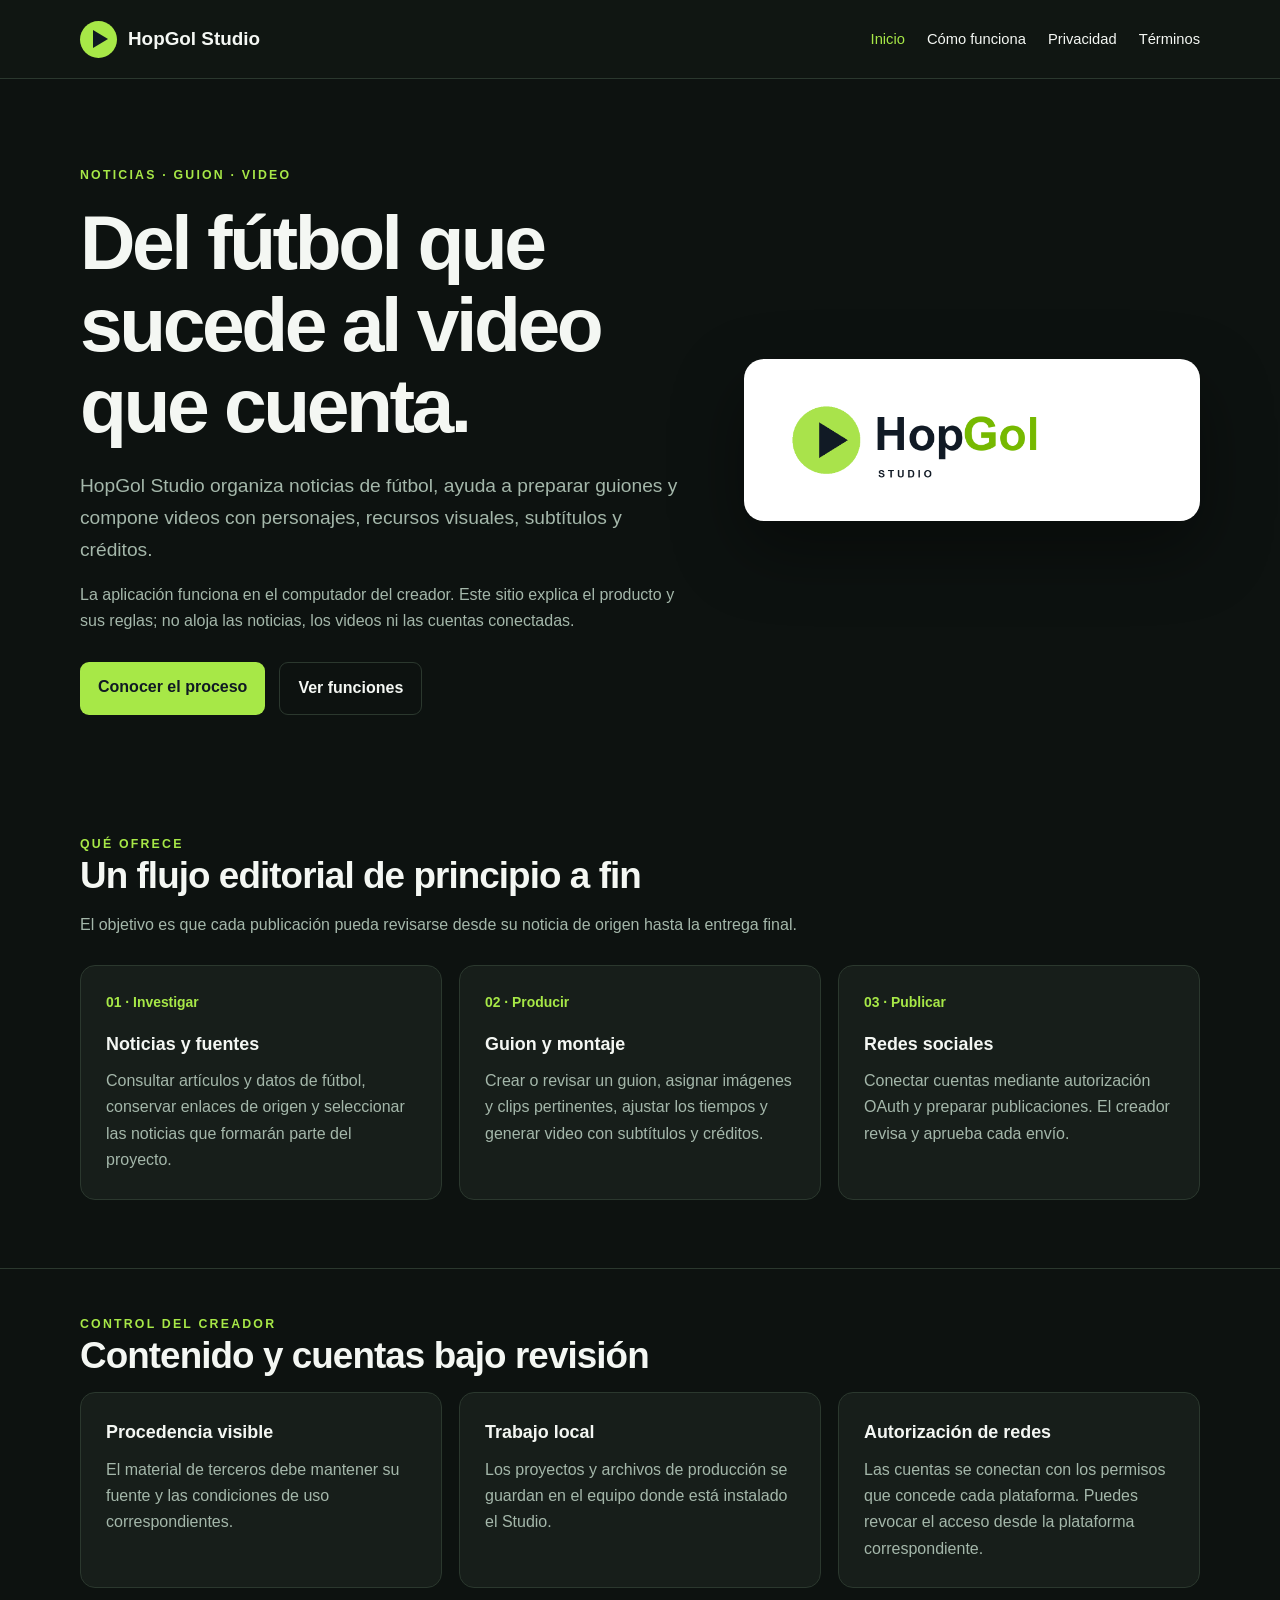
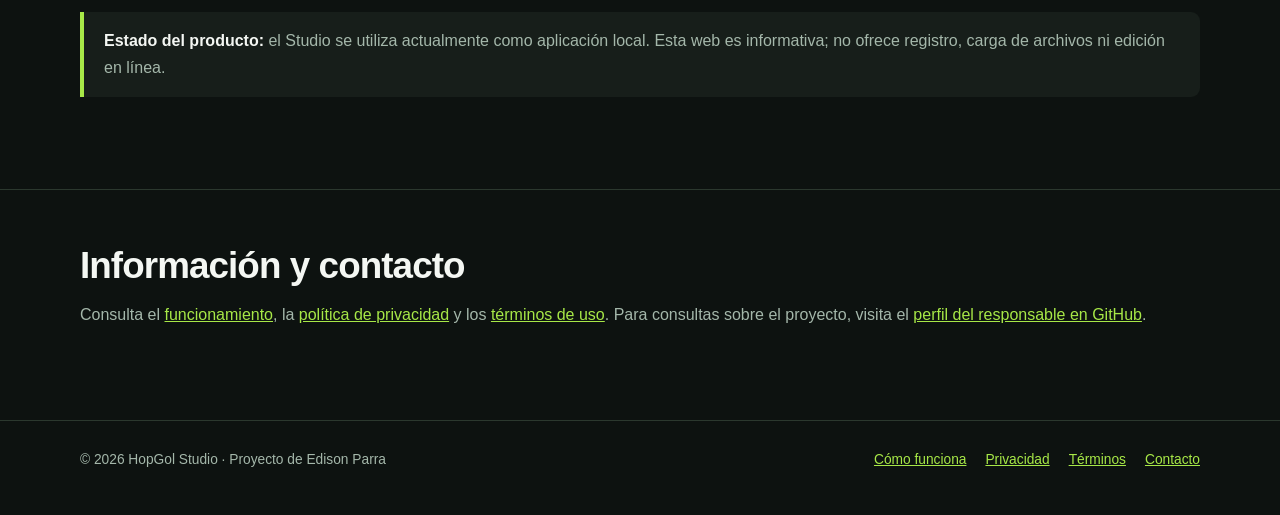
<file: index.html>
<!doctype html>
<html lang="es"><head><meta charset="utf-8"><meta name="viewport" content="width=device-width,initial-scale=1"><meta name="description" content="HopGol Studio: herramienta local para investigar noticias de fútbol, preparar guiones, producir videos y gestionar publicaciones sociales."><title>HopGol Studio · Noticias de fútbol en video</title><link rel="stylesheet" href="styles.css"><link rel="icon" href="favicon.svg" type="image/svg+xml"></head><body>
<a class="skip" href="#contenido">Ir al contenido</a><header><nav class="wrap" aria-label="Principal"><a class="brand" href="./"><span class="play" aria-hidden="true"></span>HopGol Studio</a><div class="links"><a href="./" aria-current="page">Inicio</a><a href="funcionamiento.html">Cómo funciona</a><a href="privacidad.html">Privacidad</a><a href="terminos.html">Términos</a></div></nav></header>
<main id="contenido"><section class="hero wrap"><div><div class="eyebrow">Noticias · Guion · Video</div><h1>Del fútbol que sucede al video que cuenta.</h1><p class="lead">HopGol Studio organiza noticias de fútbol, ayuda a preparar guiones y compone videos con personajes, recursos visuales, subtítulos y créditos.</p><p>La aplicación funciona en el computador del creador. Este sitio explica el producto y sus reglas; no aloja las noticias, los videos ni las cuentas conectadas.</p><div class="actions"><a class="button" href="funcionamiento.html">Conocer el proceso</a><a class="button alt" href="#funciones">Ver funciones</a></div></div><div class="hero-art"><img src="logo.png" alt="Logotipo de HopGol Studio: símbolo de reproducción verde y nombre de la plataforma" width="1350" height="392"></div></section>
<section class="section" id="funciones"><div class="wrap"><div class="eyebrow">Qué ofrece</div><h2>Un flujo editorial de principio a fin</h2><p class="intro">El objetivo es que cada publicación pueda revisarse desde su noticia de origen hasta la entrega final.</p><div class="grid"><article class="card"><div class="number">01 · Investigar</div><h3>Noticias y fuentes</h3><p>Consultar artículos y datos de fútbol, conservar enlaces de origen y seleccionar las noticias que formarán parte del proyecto.</p></article><article class="card"><div class="number">02 · Producir</div><h3>Guion y montaje</h3><p>Crear o revisar un guion, asignar imágenes y clips pertinentes, ajustar los tiempos y generar video con subtítulos y créditos.</p></article><article class="card"><div class="number">03 · Publicar</div><h3>Redes sociales</h3><p>Conectar cuentas mediante autorización OAuth y preparar publicaciones. El creador revisa y aprueba cada envío.</p></article></div></div></section>
<section class="section"><div class="wrap"><div class="eyebrow">Control del creador</div><h2>Contenido y cuentas bajo revisión</h2><div class="grid"><article class="card"><h3>Procedencia visible</h3><p>El material de terceros debe mantener su fuente y las condiciones de uso correspondientes.</p></article><article class="card"><h3>Trabajo local</h3><p>Los proyectos y archivos de producción se guardan en el equipo donde está instalado el Studio.</p></article><article class="card"><h3>Autorización de redes</h3><p>Las cuentas se conectan con los permisos que concede cada plataforma. Puedes revocar el acceso desde la plataforma correspondiente.</p></article></div><div class="note"><p><strong>Estado del producto:</strong> el Studio se utiliza actualmente como aplicación local. Esta web es informativa; no ofrece registro, carga de archivos ni edición en línea.</p></div></div></section><section class="cta"><div class="wrap"><h2>Información y contacto</h2><p>Consulta el <a href="funcionamiento.html">funcionamiento</a>, la <a href="privacidad.html">política de privacidad</a> y los <a href="terminos.html">términos de uso</a>. Para consultas sobre el proyecto, visita el <a href="https://github.com/Edisonparra1">perfil del responsable en GitHub</a>.</p></div></section></main>
<footer><div class="wrap"><p>© 2026 HopGol Studio · Proyecto de Edison Parra</p><div class="links"><a href="funcionamiento.html">Cómo funciona</a><a href="privacidad.html">Privacidad</a><a href="terminos.html">Términos</a><a href="https://github.com/Edisonparra1">Contacto</a></div></div></footer></body></html>
</file>
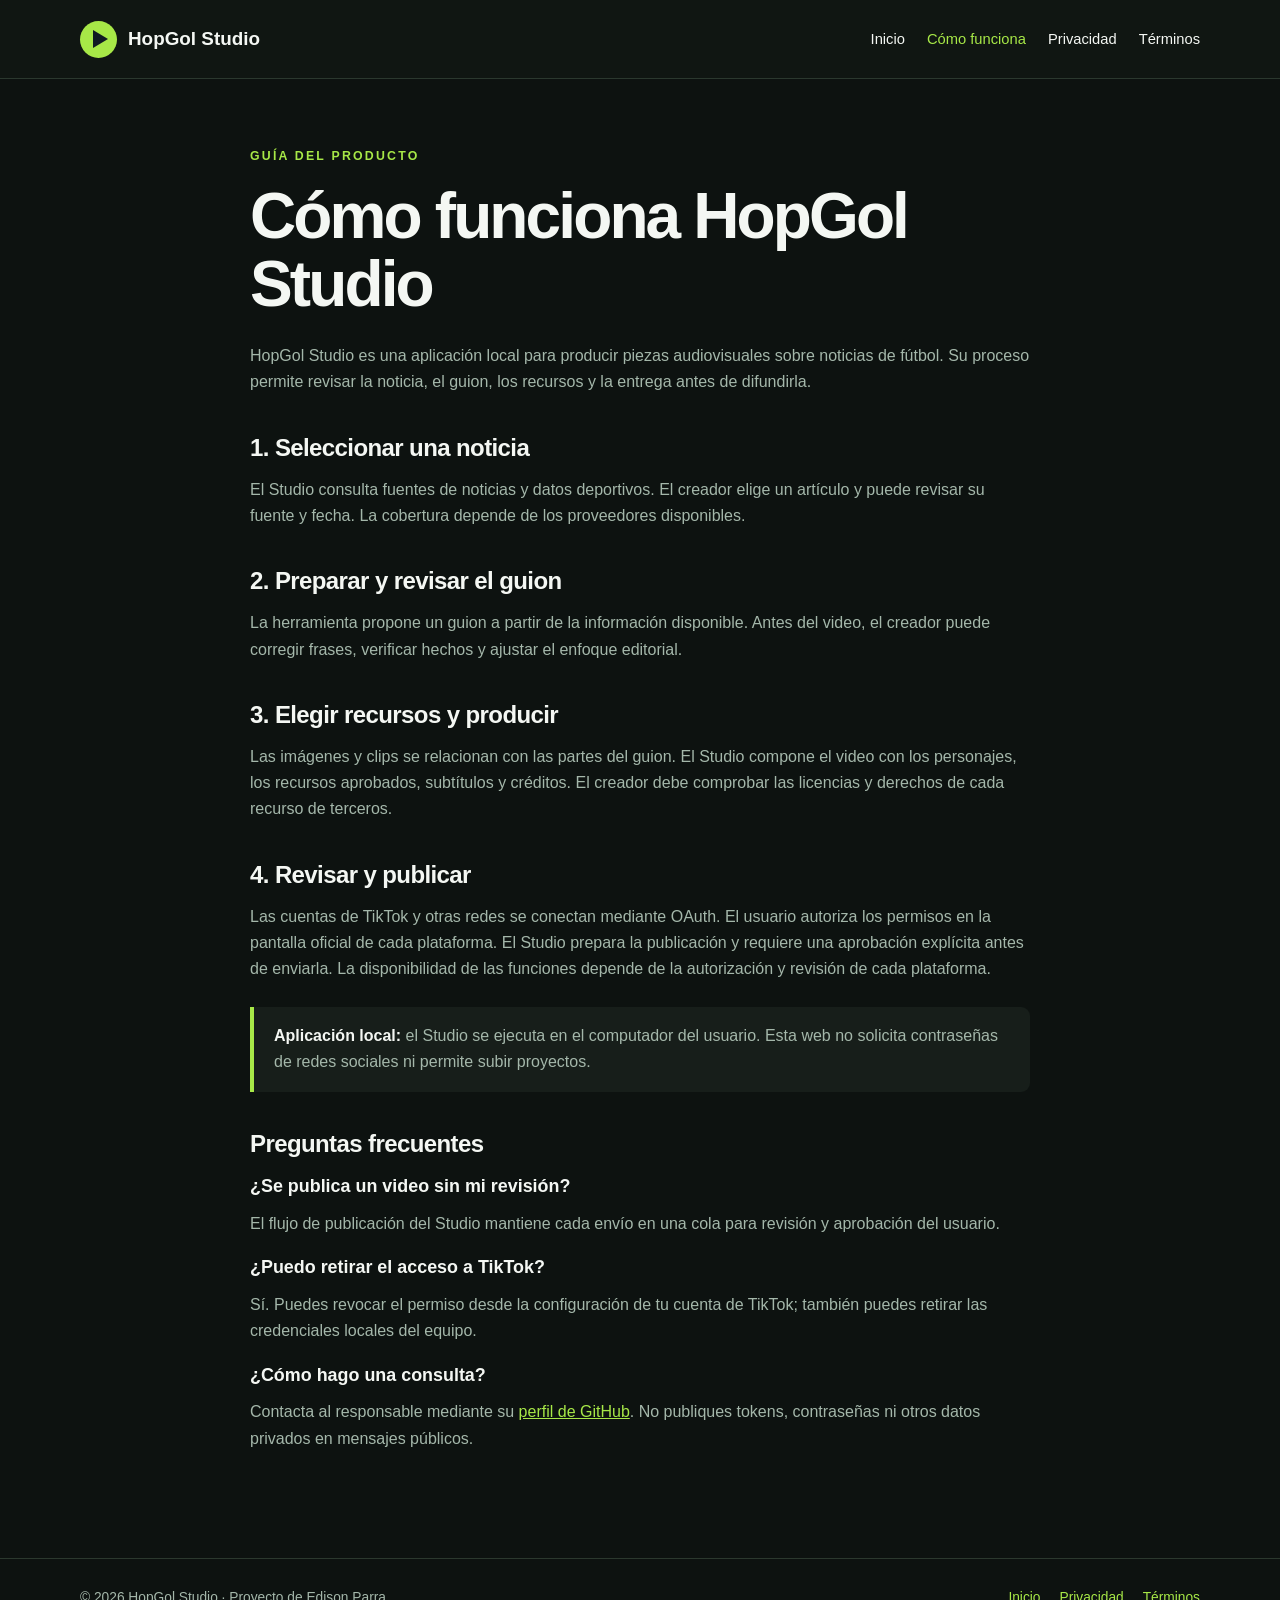
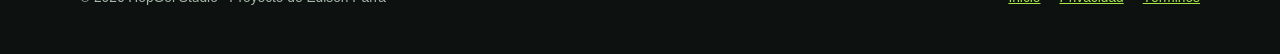
<file: funcionamiento.html>
<!doctype html><html lang="es"><head><meta charset="utf-8"><meta name="viewport" content="width=device-width,initial-scale=1"><meta name="description" content="Cómo funciona HopGol Studio y cómo conecta las cuentas de redes sociales."><title>Cómo funciona · HopGol Studio</title><link rel="stylesheet" href="styles.css"><link rel="icon" href="favicon.svg" type="image/svg+xml"></head><body><a class="skip" href="#contenido">Ir al contenido</a><header><nav class="wrap" aria-label="Principal"><a class="brand" href="./"><span class="play" aria-hidden="true"></span>HopGol Studio</a><div class="links"><a href="./">Inicio</a><a href="funcionamiento.html" aria-current="page">Cómo funciona</a><a href="privacidad.html">Privacidad</a><a href="terminos.html">Términos</a></div></nav></header><main id="contenido" class="page wrap"><div class="eyebrow">Guía del producto</div><h1>Cómo funciona HopGol Studio</h1><p>HopGol Studio es una aplicación local para producir piezas audiovisuales sobre noticias de fútbol. Su proceso permite revisar la noticia, el guion, los recursos y la entrega antes de difundirla.</p><h2>1. Seleccionar una noticia</h2><p>El Studio consulta fuentes de noticias y datos deportivos. El creador elige un artículo y puede revisar su fuente y fecha. La cobertura depende de los proveedores disponibles.</p><h2>2. Preparar y revisar el guion</h2><p>La herramienta propone un guion a partir de la información disponible. Antes del video, el creador puede corregir frases, verificar hechos y ajustar el enfoque editorial.</p><h2>3. Elegir recursos y producir</h2><p>Las imágenes y clips se relacionan con las partes del guion. El Studio compone el video con los personajes, los recursos aprobados, subtítulos y créditos. El creador debe comprobar las licencias y derechos de cada recurso de terceros.</p><h2>4. Revisar y publicar</h2><p>Las cuentas de TikTok y otras redes se conectan mediante OAuth. El usuario autoriza los permisos en la pantalla oficial de cada plataforma. El Studio prepara la publicación y requiere una aprobación explícita antes de enviarla. La disponibilidad de las funciones depende de la autorización y revisión de cada plataforma.</p><div class="note"><p><strong>Aplicación local:</strong> el Studio se ejecuta en el computador del usuario. Esta web no solicita contraseñas de redes sociales ni permite subir proyectos.</p></div><h2>Preguntas frecuentes</h2><h3>¿Se publica un video sin mi revisión?</h3><p>El flujo de publicación del Studio mantiene cada envío en una cola para revisión y aprobación del usuario.</p><h3>¿Puedo retirar el acceso a TikTok?</h3><p>Sí. Puedes revocar el permiso desde la configuración de tu cuenta de TikTok; también puedes retirar las credenciales locales del equipo.</p><h3>¿Cómo hago una consulta?</h3><p>Contacta al responsable mediante su <a href="https://github.com/Edisonparra1">perfil de GitHub</a>. No publiques tokens, contraseñas ni otros datos privados en mensajes públicos.</p></main><footer><div class="wrap"><p>© 2026 HopGol Studio · Proyecto de Edison Parra</p><div class="links"><a href="./">Inicio</a><a href="privacidad.html">Privacidad</a><a href="terminos.html">Términos</a></div></div></footer></body></html>
</file>
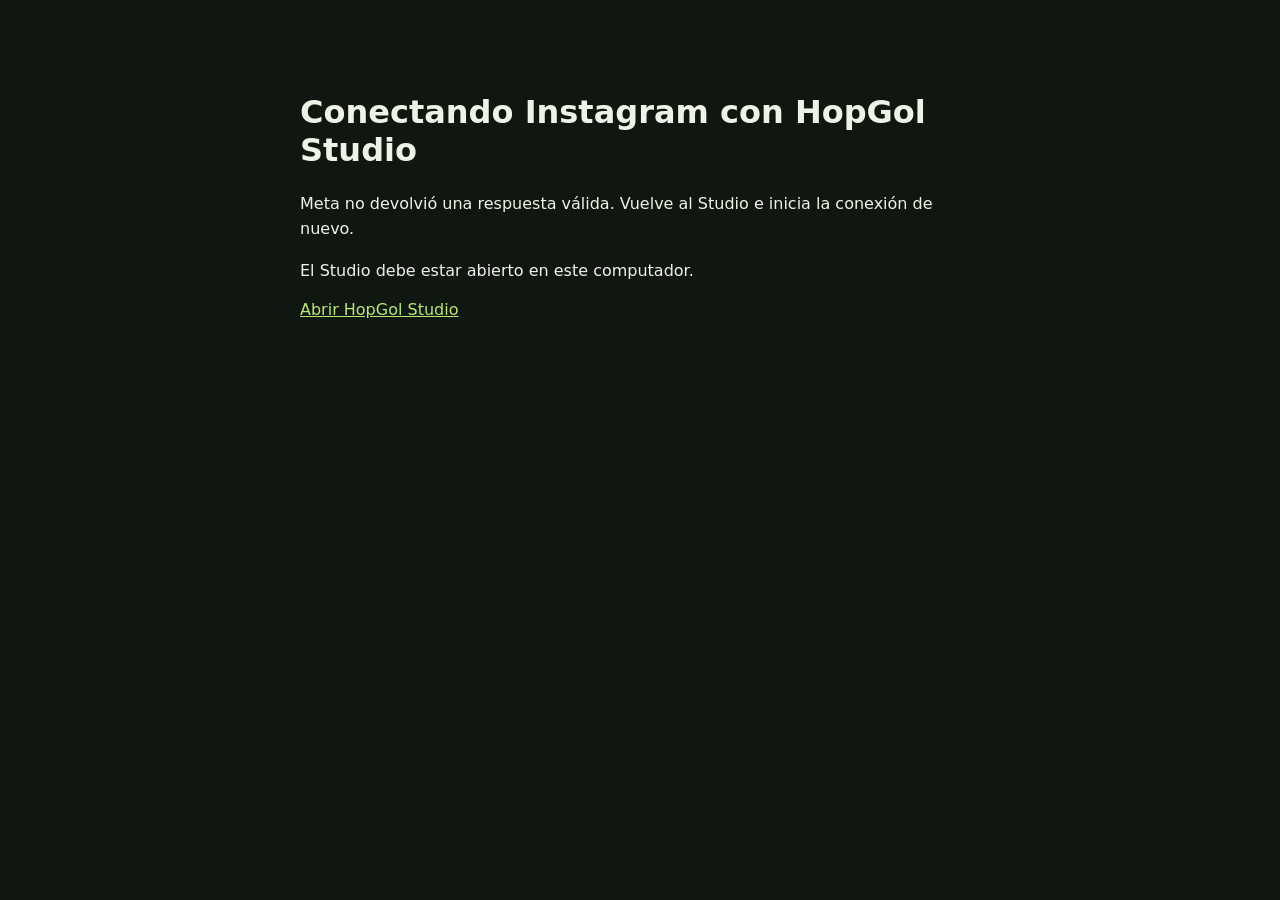
<file: meta-oauth.html>
<!doctype html>
<html lang="es">
<meta charset="utf-8">
<meta name="viewport" content="width=device-width, initial-scale=1">
<meta name="referrer" content="no-referrer">
<meta http-equiv="Content-Security-Policy" content="default-src 'none'; script-src 'unsafe-inline'; style-src 'unsafe-inline'; base-uri 'none'; form-action 'none'">
<title>Conectando Instagram · HopGol Studio</title>
<style>
  body{margin:0;padding:8vh 24px;background:#101710;color:#edf4e7;font:16px system-ui,sans-serif}
  main{max-width:680px;margin:auto}h1{font-size:2rem}p{line-height:1.6}a{color:#b7e873}
</style>
<main>
  <h1>Conectando Instagram con HopGol Studio</h1>
  <p id="status" role="status">Volviendo al Studio local…</p>
  <p>El Studio debe estar abierto en este computador.</p>
  <a href="http://127.0.0.1:8770/?vista=hopscotch">Abrir HopGol Studio</a>
</main>
<script>
  (() => {
    const params = new URLSearchParams(location.search);
    const state = params.get('state') || '';
    const code = params.get('code') || '';
    const error = params.get('error') || '';
    history.replaceState(null, '', location.pathname);
    if (!/^[A-Za-z0-9_-]{20,256}$/.test(state) || (!code && !error) || code.length > 4096 || error.length > 200) {
      document.getElementById('status').textContent = 'Meta no devolvió una respuesta válida. Vuelve al Studio e inicia la conexión de nuevo.';
      return;
    }
    const target = new URL('http://127.0.0.1:8770/oauth/meta/callback');
    target.searchParams.set('state', state);
    if (code) target.searchParams.set('code', code);
    if (error) target.searchParams.set('error', error);
    location.replace(target.href);
  })();
</script>
</html>
</file>
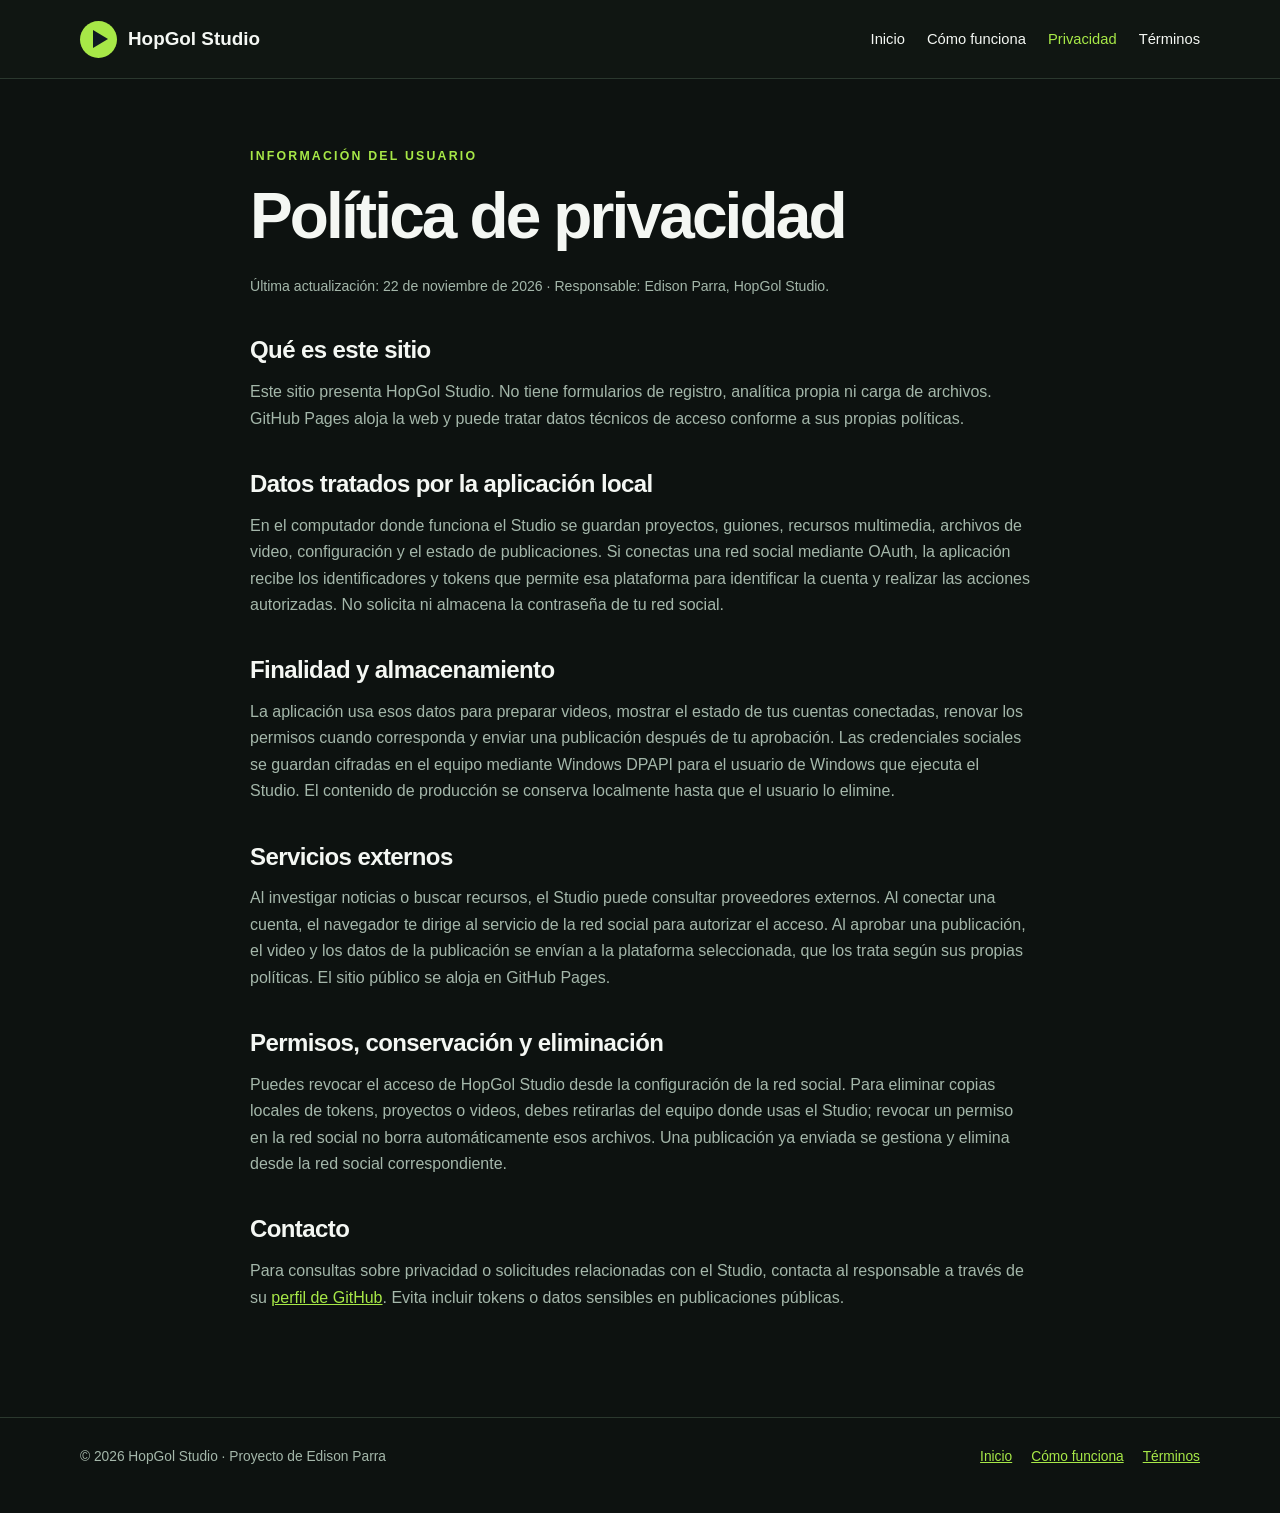
<file: privacidad.html>
<!doctype html><html lang="es"><head><meta charset="utf-8"><meta name="viewport" content="width=device-width,initial-scale=1"><meta name="description" content="Política de privacidad de HopGol Studio."><title>Política de privacidad · HopGol Studio</title><link rel="stylesheet" href="styles.css"><link rel="icon" href="favicon.svg" type="image/svg+xml"></head><body><a class="skip" href="#contenido">Ir al contenido</a><header><nav class="wrap" aria-label="Principal"><a class="brand" href="./"><span class="play" aria-hidden="true"></span>HopGol Studio</a><div class="links"><a href="./">Inicio</a><a href="funcionamiento.html">Cómo funciona</a><a href="privacidad.html" aria-current="page">Privacidad</a><a href="terminos.html">Términos</a></div></nav></header><main id="contenido" class="page wrap"><div class="eyebrow">Información del usuario</div><h1>Política de privacidad</h1><p class="metadata">Última actualización: 22 de noviembre de 2026 · Responsable: Edison Parra, HopGol Studio.</p><h2>Qué es este sitio</h2><p>Este sitio presenta HopGol Studio. No tiene formularios de registro, analítica propia ni carga de archivos. GitHub Pages aloja la web y puede tratar datos técnicos de acceso conforme a sus propias políticas.</p><h2>Datos tratados por la aplicación local</h2><p>En el computador donde funciona el Studio se guardan proyectos, guiones, recursos multimedia, archivos de video, configuración y el estado de publicaciones. Si conectas una red social mediante OAuth, la aplicación recibe los identificadores y tokens que permite esa plataforma para identificar la cuenta y realizar las acciones autorizadas. No solicita ni almacena la contraseña de tu red social.</p><h2>Finalidad y almacenamiento</h2><p>La aplicación usa esos datos para preparar videos, mostrar el estado de tus cuentas conectadas, renovar los permisos cuando corresponda y enviar una publicación después de tu aprobación. Las credenciales sociales se guardan cifradas en el equipo mediante Windows DPAPI para el usuario de Windows que ejecuta el Studio. El contenido de producción se conserva localmente hasta que el usuario lo elimine.</p><h2>Servicios externos</h2><p>Al investigar noticias o buscar recursos, el Studio puede consultar proveedores externos. Al conectar una cuenta, el navegador te dirige al servicio de la red social para autorizar el acceso. Al aprobar una publicación, el video y los datos de la publicación se envían a la plataforma seleccionada, que los trata según sus propias políticas. El sitio público se aloja en GitHub Pages.</p><h2>Permisos, conservación y eliminación</h2><p>Puedes revocar el acceso de HopGol Studio desde la configuración de la red social. Para eliminar copias locales de tokens, proyectos o videos, debes retirarlas del equipo donde usas el Studio; revocar un permiso en la red social no borra automáticamente esos archivos. Una publicación ya enviada se gestiona y elimina desde la red social correspondiente.</p><h2>Contacto</h2><p>Para consultas sobre privacidad o solicitudes relacionadas con el Studio, contacta al responsable a través de su <a href="https://github.com/Edisonparra1">perfil de GitHub</a>. Evita incluir tokens o datos sensibles en publicaciones públicas.</p></main><footer><div class="wrap"><p>© 2026 HopGol Studio · Proyecto de Edison Parra</p><div class="links"><a href="./">Inicio</a><a href="funcionamiento.html">Cómo funciona</a><a href="terminos.html">Términos</a></div></div></footer></body></html>
</file>
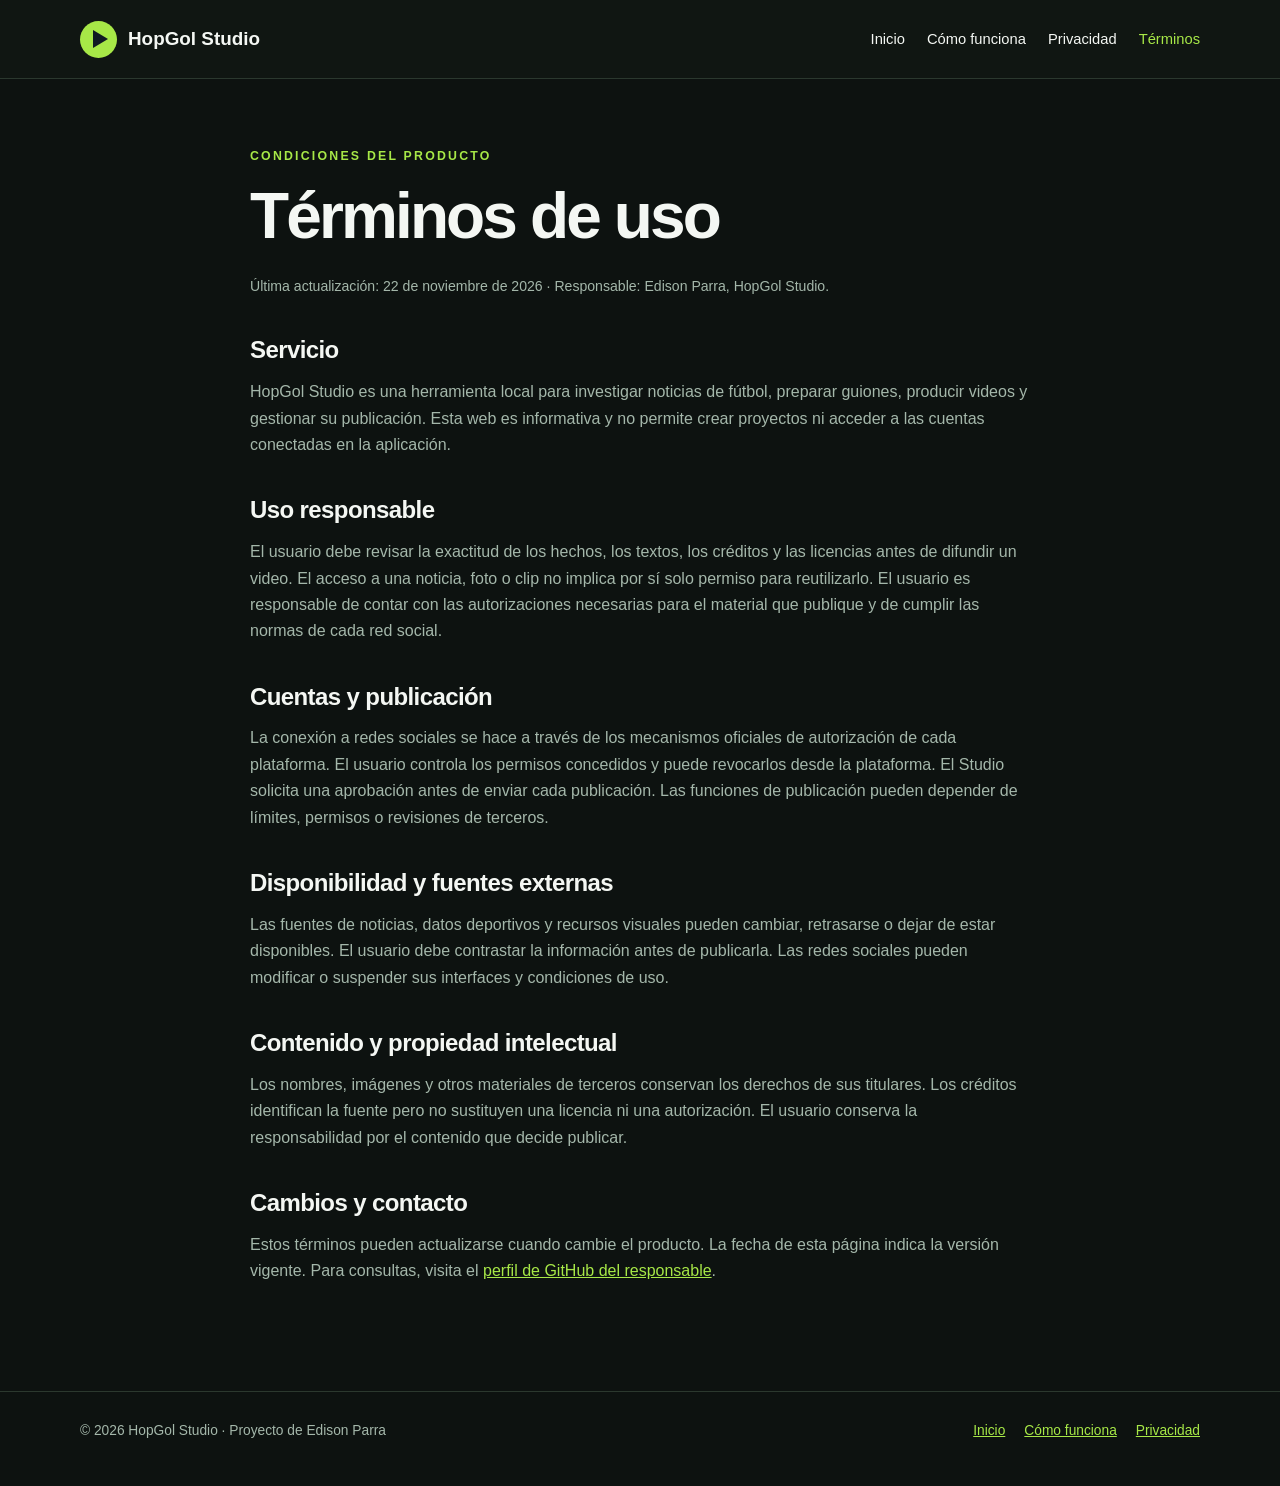
<file: terminos.html>
<!doctype html><html lang="es"><head><meta charset="utf-8"><meta name="viewport" content="width=device-width,initial-scale=1"><meta name="description" content="Términos de uso de HopGol Studio."><title>Términos de uso · HopGol Studio</title><link rel="stylesheet" href="styles.css"><link rel="icon" href="favicon.svg" type="image/svg+xml"></head><body><a class="skip" href="#contenido">Ir al contenido</a><header><nav class="wrap" aria-label="Principal"><a class="brand" href="./"><span class="play" aria-hidden="true"></span>HopGol Studio</a><div class="links"><a href="./">Inicio</a><a href="funcionamiento.html">Cómo funciona</a><a href="privacidad.html">Privacidad</a><a href="terminos.html" aria-current="page">Términos</a></div></nav></header><main id="contenido" class="page wrap"><div class="eyebrow">Condiciones del producto</div><h1>Términos de uso</h1><p class="metadata">Última actualización: 22 de noviembre de 2026 · Responsable: Edison Parra, HopGol Studio.</p><h2>Servicio</h2><p>HopGol Studio es una herramienta local para investigar noticias de fútbol, preparar guiones, producir videos y gestionar su publicación. Esta web es informativa y no permite crear proyectos ni acceder a las cuentas conectadas en la aplicación.</p><h2>Uso responsable</h2><p>El usuario debe revisar la exactitud de los hechos, los textos, los créditos y las licencias antes de difundir un video. El acceso a una noticia, foto o clip no implica por sí solo permiso para reutilizarlo. El usuario es responsable de contar con las autorizaciones necesarias para el material que publique y de cumplir las normas de cada red social.</p><h2>Cuentas y publicación</h2><p>La conexión a redes sociales se hace a través de los mecanismos oficiales de autorización de cada plataforma. El usuario controla los permisos concedidos y puede revocarlos desde la plataforma. El Studio solicita una aprobación antes de enviar cada publicación. Las funciones de publicación pueden depender de límites, permisos o revisiones de terceros.</p><h2>Disponibilidad y fuentes externas</h2><p>Las fuentes de noticias, datos deportivos y recursos visuales pueden cambiar, retrasarse o dejar de estar disponibles. El usuario debe contrastar la información antes de publicarla. Las redes sociales pueden modificar o suspender sus interfaces y condiciones de uso.</p><h2>Contenido y propiedad intelectual</h2><p>Los nombres, imágenes y otros materiales de terceros conservan los derechos de sus titulares. Los créditos identifican la fuente pero no sustituyen una licencia ni una autorización. El usuario conserva la responsabilidad por el contenido que decide publicar.</p><h2>Cambios y contacto</h2><p>Estos términos pueden actualizarse cuando cambie el producto. La fecha de esta página indica la versión vigente. Para consultas, visita el <a href="https://github.com/Edisonparra1">perfil de GitHub del responsable</a>.</p></main><footer><div class="wrap"><p>© 2026 HopGol Studio · Proyecto de Edison Parra</p><div class="links"><a href="./">Inicio</a><a href="funcionamiento.html">Cómo funciona</a><a href="privacidad.html">Privacidad</a></div></div></footer></body></html>
</file>
<file: styles.css>
:root{color-scheme:dark;--bg:#0d1210;--panel:#171e1a;--line:#2b382e;--text:#f4f7f3;--muted:#a4b7aa;--lime:#a7e847;--green:#70bd00;--ink:#101923;font-family:Inter,Segoe UI,Arial,sans-serif}
*{box-sizing:border-box}html{scroll-behavior:smooth}body{margin:0;background:var(--bg);color:var(--text);line-height:1.65}a{color:var(--lime)}a:hover{text-decoration:none}.wrap{width:min(1120px,calc(100% - 40px));margin:auto}.skip{position:absolute;left:-9999px}.skip:focus{left:16px;top:16px;background:#fff;color:#111;padding:8px;z-index:10}header{border-bottom:1px solid var(--line);background:#101612}nav{display:flex;justify-content:space-between;align-items:center;gap:20px;min-height:78px}nav .links{display:flex;gap:22px;flex-wrap:wrap}nav .links a{color:var(--text);text-decoration:none;font-size:.92rem}nav .links a:hover,nav .links a[aria-current=page]{color:var(--lime)}.brand{display:inline-flex;align-items:center;gap:11px;color:var(--text);font-weight:800;font-size:1.18rem;text-decoration:none;white-space:nowrap}.play{display:grid;place-items:center;width:37px;height:37px;border-radius:50%;background:var(--lime);flex:none}.play:after{content:"";border-top:9px solid transparent;border-bottom:9px solid transparent;border-left:15px solid var(--ink);margin-left:4px}.eyebrow{color:var(--lime);font-size:.77rem;font-weight:800;letter-spacing:.18em;text-transform:uppercase}h1{font-size:clamp(2.5rem,6vw,5.2rem);line-height:1.06;letter-spacing:-.045em;margin:17px 0 24px}h2{font-size:clamp(1.55rem,3vw,2.3rem);line-height:1.2;letter-spacing:-.025em;margin:0 0 14px}h3{font-size:1.12rem;margin:0 0 9px}p{margin:0 0 16px;color:var(--muted)}strong{color:var(--text)}.hero{padding:86px 0 74px;display:grid;grid-template-columns:1.15fr .85fr;gap:48px;align-items:center}.hero .lead{font-size:1.2rem;max-width:660px}.actions{display:flex;gap:14px;flex-wrap:wrap;margin-top:28px}.button{display:inline-block;border-radius:9px;padding:12px 18px;background:var(--lime);color:var(--ink);font-weight:800;text-decoration:none}.button.alt{background:transparent;color:var(--text);border:1px solid var(--line)}.hero-art{background:#fff;border-radius:20px;padding:28px;box-shadow:0 28px 70px #0006}.hero-art img{display:block;width:100%;height:auto}.section{padding:45px 0 68px}.section+.section{border-top:1px solid var(--line)}.intro{max-width:760px;margin-bottom:26px}.grid{display:grid;grid-template-columns:repeat(3,1fr);gap:17px}.card{background:var(--panel);border:1px solid var(--line);border-radius:15px;padding:25px}.card p:last-child{margin-bottom:0}.number{color:var(--lime);font-weight:800;font-size:.87rem;margin-bottom:16px}.note{border-left:4px solid var(--lime);padding:16px 20px;background:var(--panel);border-radius:0 9px 9px 0;margin:24px 0}.note p:last-child{margin:0}.page{max-width:780px;padding:67px 0 90px}.page h1{font-size:clamp(2.4rem,5vw,4rem)}.page h2{margin-top:38px;font-size:1.5rem}.page ul,.page ol{color:var(--muted);padding-left:23px}.page li{margin:8px 0}.page li strong{color:var(--text)}.metadata{font-size:.88rem}.cta{padding:54px 0 75px;border-top:1px solid var(--line)}footer{border-top:1px solid var(--line);padding:28px 0 44px}footer .wrap{display:flex;justify-content:space-between;gap:22px;flex-wrap:wrap}footer p{font-size:.86rem;margin:0}footer .links{display:flex;gap:19px;flex-wrap:wrap;font-size:.86rem}@media(max-width:780px){.hero{grid-template-columns:1fr;padding-top:54px}.hero-art{max-width:520px}.grid{grid-template-columns:1fr}nav{align-items:flex-start;padding:17px 0;flex-direction:column}.page{padding-top:46px}}@media(prefers-reduced-motion:reduce){html{scroll-behavior:auto}}
</file>
